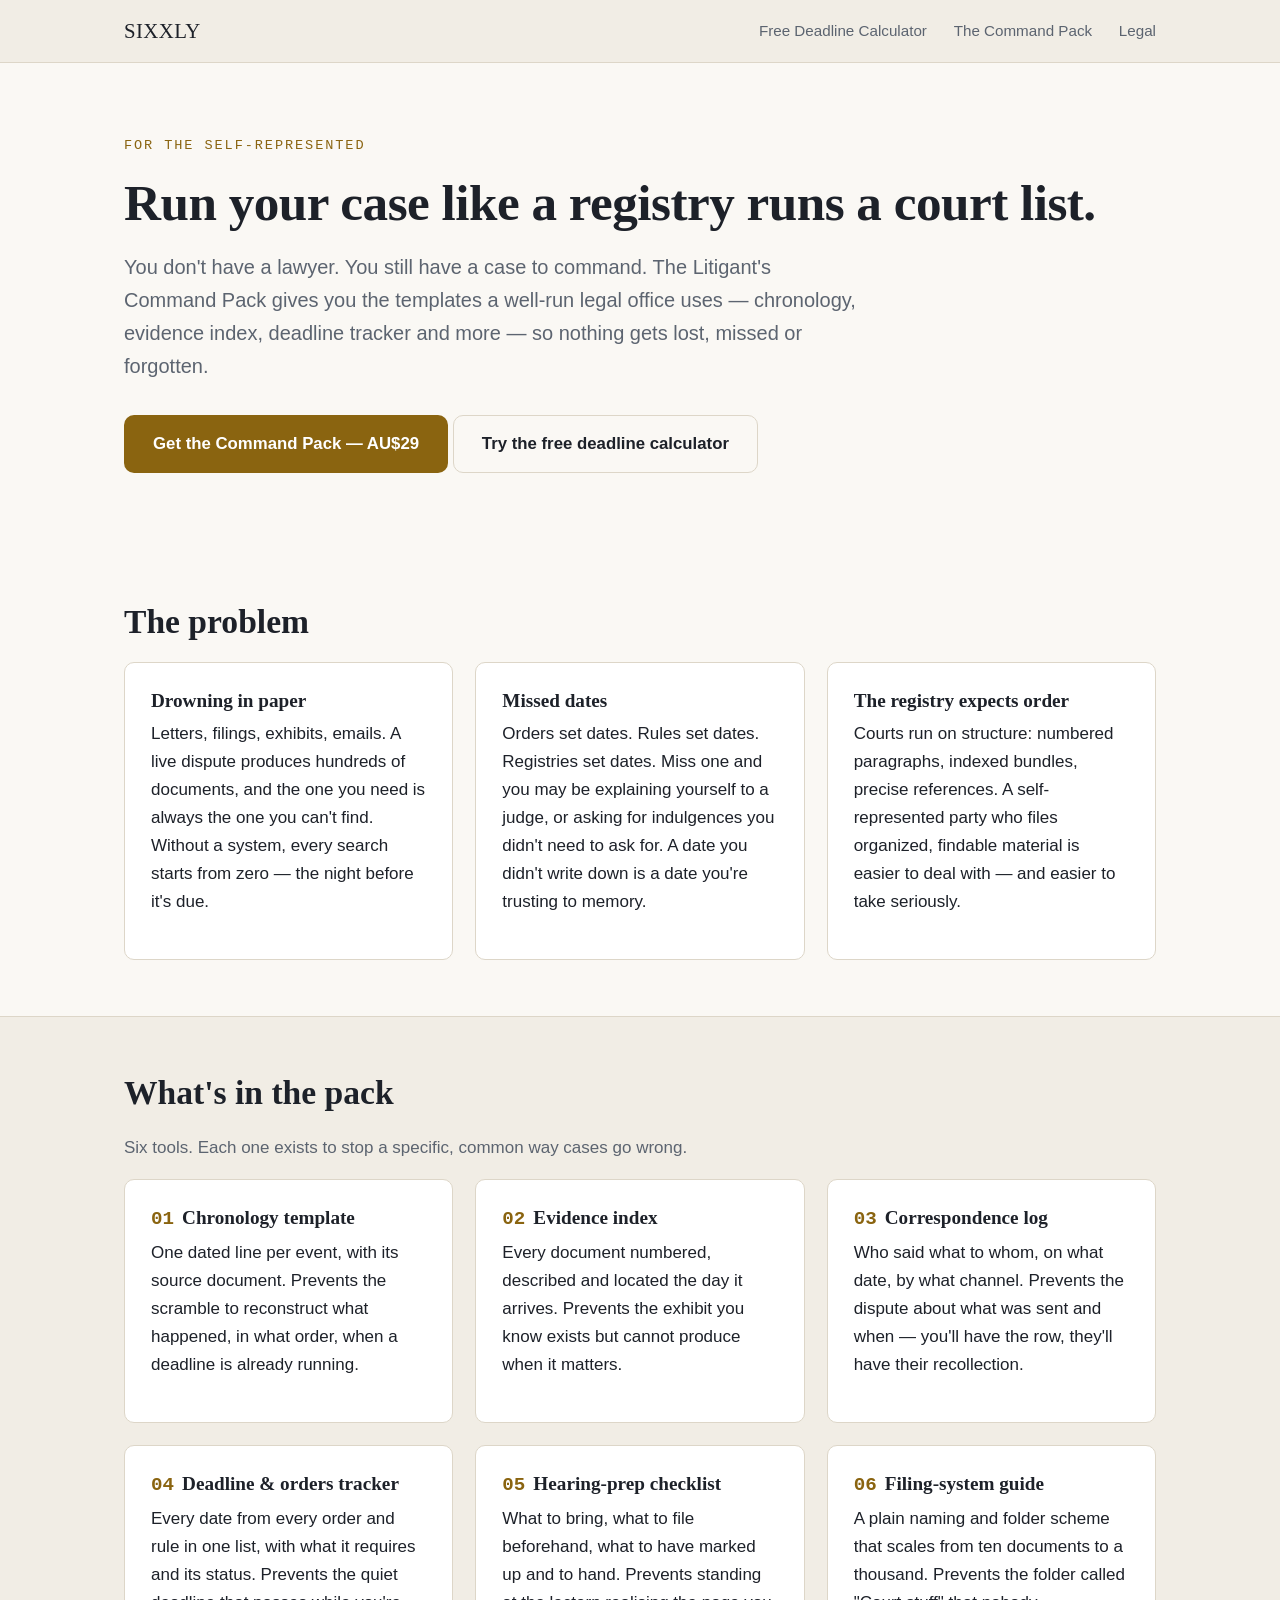
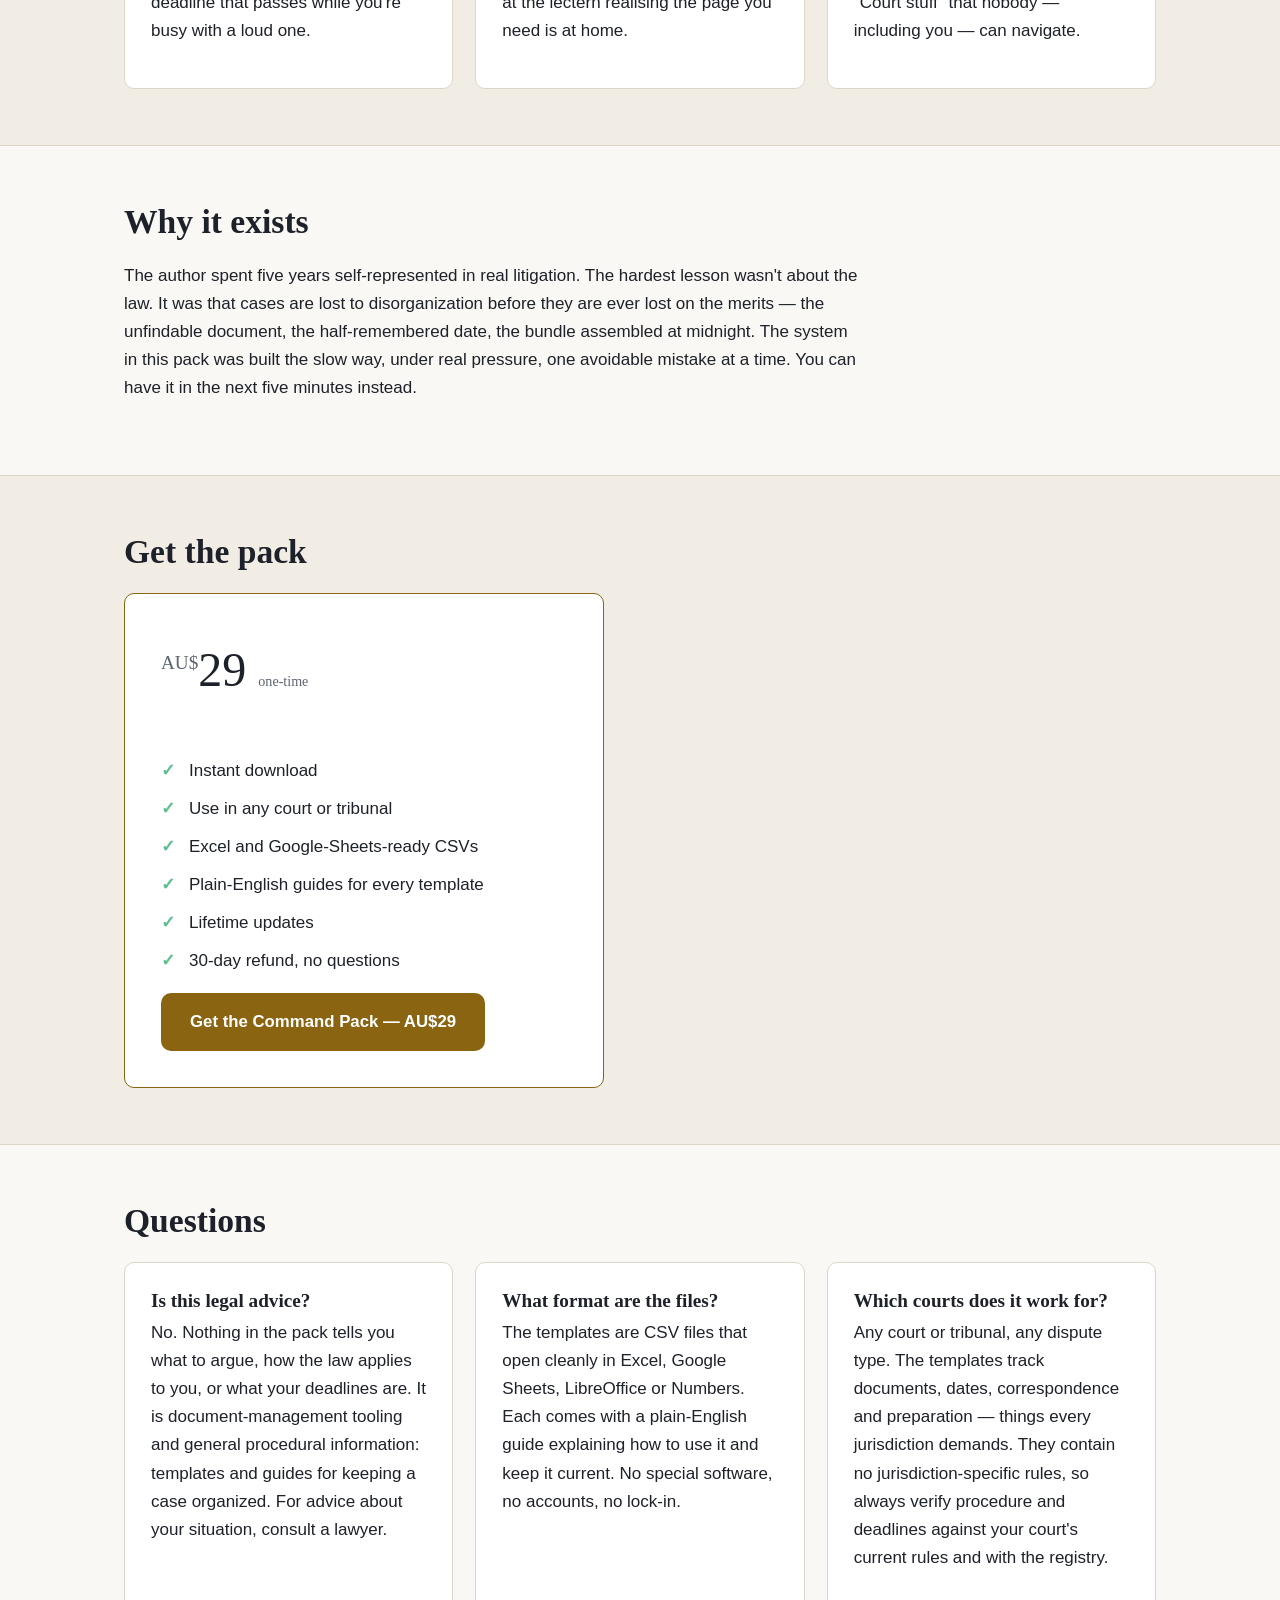
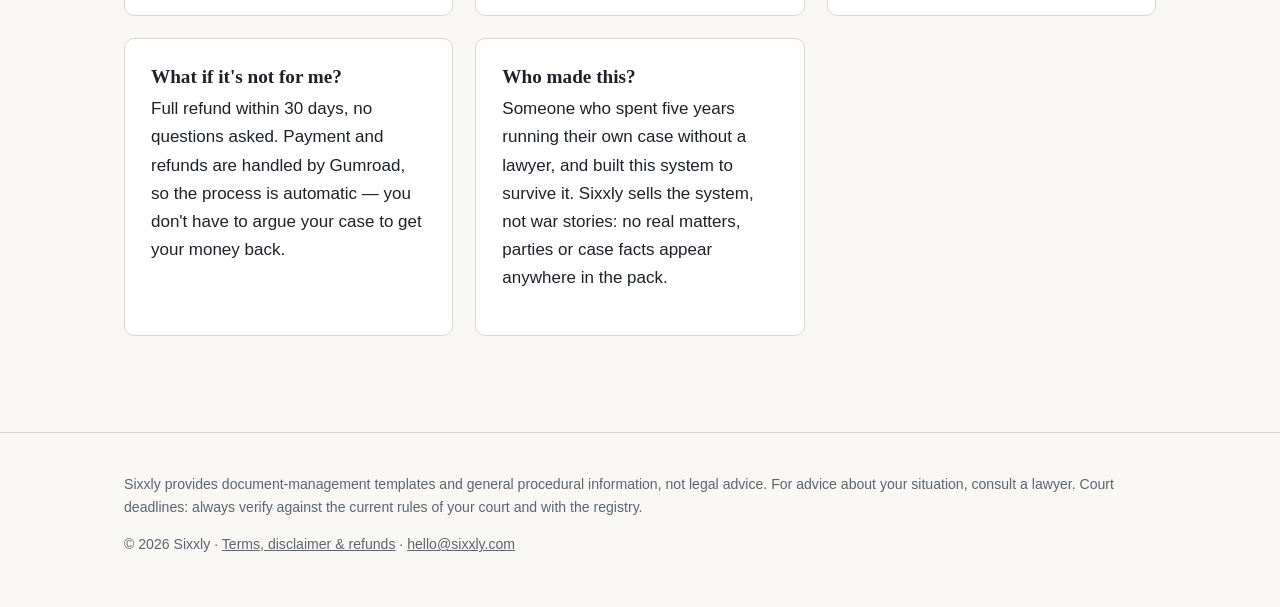
<file: index.html>
<!DOCTYPE html>
<html lang="en">
<head>
<meta charset="utf-8">
<meta name="viewport" content="width=device-width, initial-scale=1">
<title>Self-Represented Litigant Templates | Litigant's Command Pack</title>
<meta name="description" content="Case-management templates for self-represented litigants: chronology, evidence index, deadline tracker, hearing-prep checklist. AU$29, instant download.">
<link rel="stylesheet" href="assets/style.css">
</head>
<body>

<header class="site-head"><div class="wrap">
  <a class="brand" href="index.html">SIXXLY</a>
  <nav class="nav">
    <a href="tools/deadline-calculator.html">Free Deadline Calculator</a>
    <a href="index.html#pack">The Command Pack</a>
    <a href="legal.html">Legal</a>
  </nav>
</div></header>

<section class="hero"><div class="wrap">
  <p class="kicker">For the self-represented</p>
  <h1>Run your case like a registry runs a court list.</h1>
  <p class="lead">You don't have a lawyer. You still have a case to command. The Litigant's
  Command Pack gives you the templates a well-run legal office uses — chronology, evidence
  index, deadline tracker and more — so nothing gets lost, missed or forgotten.</p>
  <p class="mt-2">
    <a class="btn btn-primary" href="https://sixxly.gumroad.com/l/command-pack">Get the Command Pack — AU$29</a>
    <a class="btn btn-ghost" href="tools/deadline-calculator.html">Try the free deadline calculator</a>
  </p>
</div></section>

<section><div class="wrap">
  <h2>The problem</h2>
  <div class="grid grid-3">
    <div class="card">
      <h3>Drowning in paper</h3>
      <p>Letters, filings, exhibits, emails. A live dispute produces hundreds of documents,
      and the one you need is always the one you can't find. Without a system, every search
      starts from zero — the night before it's due.</p>
    </div>
    <div class="card">
      <h3>Missed dates</h3>
      <p>Orders set dates. Rules set dates. Registries set dates. Miss one and you may be
      explaining yourself to a judge, or asking for indulgences you didn't need to ask for.
      A date you didn't write down is a date you're trusting to memory.</p>
    </div>
    <div class="card">
      <h3>The registry expects order</h3>
      <p>Courts run on structure: numbered paragraphs, indexed bundles, precise references.
      A self-represented party who files organized, findable material is easier to deal
      with — and easier to take seriously.</p>
    </div>
  </div>
</div></section>

<section class="alt" id="pack"><div class="wrap">
  <h2>What's in the pack</h2>
  <p class="dim">Six tools. Each one exists to stop a specific, common way cases go wrong.</p>
  <div class="grid grid-3">
    <div class="card">
      <h3><span class="num">01</span>Chronology template</h3>
      <p>One dated line per event, with its source document. Prevents the scramble to
      reconstruct what happened, in what order, when a deadline is already running.</p>
    </div>
    <div class="card">
      <h3><span class="num">02</span>Evidence index</h3>
      <p>Every document numbered, described and located the day it arrives. Prevents the
      exhibit you know exists but cannot produce when it matters.</p>
    </div>
    <div class="card">
      <h3><span class="num">03</span>Correspondence log</h3>
      <p>Who said what to whom, on what date, by what channel. Prevents the dispute about
      what was sent and when — you'll have the row, they'll have their recollection.</p>
    </div>
    <div class="card">
      <h3><span class="num">04</span>Deadline &amp; orders tracker</h3>
      <p>Every date from every order and rule in one list, with what it requires and its
      status. Prevents the quiet deadline that passes while you're busy with a loud one.</p>
    </div>
    <div class="card">
      <h3><span class="num">05</span>Hearing-prep checklist</h3>
      <p>What to bring, what to file beforehand, what to have marked up and to hand.
      Prevents standing at the lectern realising the page you need is at home.</p>
    </div>
    <div class="card">
      <h3><span class="num">06</span>Filing-system guide</h3>
      <p>A plain naming and folder scheme that scales from ten documents to a thousand.
      Prevents the folder called "Court stuff" that nobody — including you — can navigate.</p>
    </div>
  </div>
</div></section>

<section><div class="wrap">
  <h2>Why it exists</h2>
  <p style="max-width: 46rem;">The author spent five years self-represented in real
  litigation. The hardest lesson wasn't about the law. It was that cases are lost to
  disorganization before they are ever lost on the merits — the unfindable document, the
  half-remembered date, the bundle assembled at midnight. The system in this pack was built
  the slow way, under real pressure, one avoidable mistake at a time. You can have it in
  the next five minutes instead.</p>
</div></section>

<section class="alt"><div class="wrap">
  <h2>Get the pack</h2>
  <div class="price-box">
    <p class="price"><span class="cur">AU$</span>29 <span class="dim small">one-time</span></p>
    <ul class="ticks">
      <li>Instant download</li>
      <li>Use in any court or tribunal</li>
      <li>Excel and Google-Sheets-ready CSVs</li>
      <li>Plain-English guides for every template</li>
      <li>Lifetime updates</li>
      <li>30-day refund, no questions</li>
    </ul>
    <a class="btn btn-primary" href="https://sixxly.gumroad.com/l/command-pack">Get the Command Pack — AU$29</a>
  </div>
</div></section>

<section><div class="wrap">
  <h2>Questions</h2>
  <div class="grid grid-2">
    <div class="card">
      <h3>Is this legal advice?</h3>
      <p>No. Nothing in the pack tells you what to argue, how the law applies to you, or
      what your deadlines are. It is document-management tooling and general procedural
      information: templates and guides for keeping a case organized. For advice about
      your situation, consult a lawyer.</p>
    </div>
    <div class="card">
      <h3>What format are the files?</h3>
      <p>The templates are CSV files that open cleanly in Excel, Google Sheets, LibreOffice
      or Numbers. Each comes with a plain-English guide explaining how to use it and keep
      it current. No special software, no accounts, no lock-in.</p>
    </div>
    <div class="card">
      <h3>Which courts does it work for?</h3>
      <p>Any court or tribunal, any dispute type. The templates track documents, dates,
      correspondence and preparation — things every jurisdiction demands. They contain no
      jurisdiction-specific rules, so always verify procedure and deadlines against your
      court's current rules and with the registry.</p>
    </div>
    <div class="card">
      <h3>What if it's not for me?</h3>
      <p>Full refund within 30 days, no questions asked. Payment and refunds are handled
      by Gumroad, so the process is automatic — you don't have to argue your case to get
      your money back.</p>
    </div>
    <div class="card">
      <h3>Who made this?</h3>
      <p>Someone who spent five years running their own case without a lawyer, and built
      this system to survive it. Sixxly sells the system, not war
      stories: no real matters, parties or case facts appear anywhere in the pack.</p>
    </div>
  </div>
</div></section>

<footer class="site-foot"><div class="wrap">
  <p>Sixxly provides document-management templates and general procedural information, not
  legal advice. For advice about your situation, consult a lawyer. Court deadlines: always
  verify against the current rules of your court and with the registry.</p>
  <p>© 2026 Sixxly · <a href="legal.html">Terms, disclaimer &amp; refunds</a> ·
  <a href="mailto:hello@sixxly.com">hello@sixxly.com</a></p>
</div></footer>

</body>
</html>
</file>
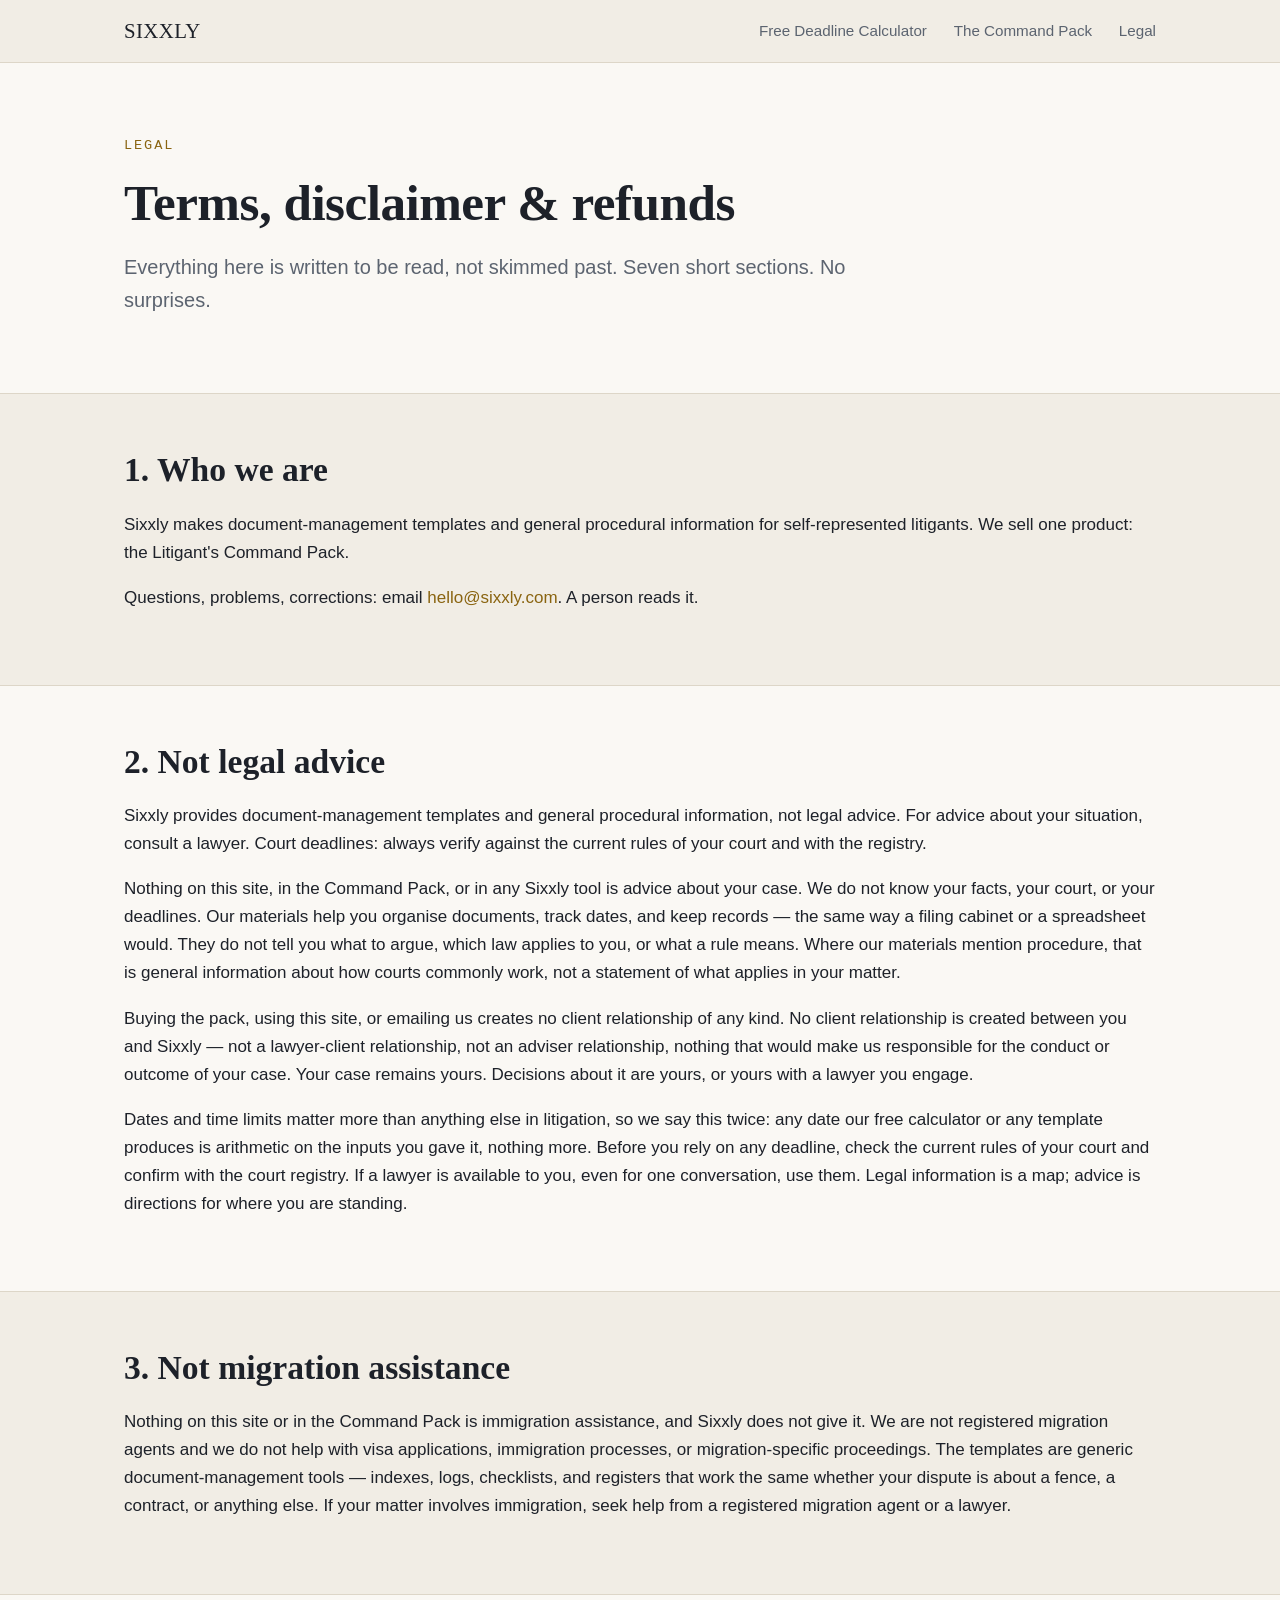
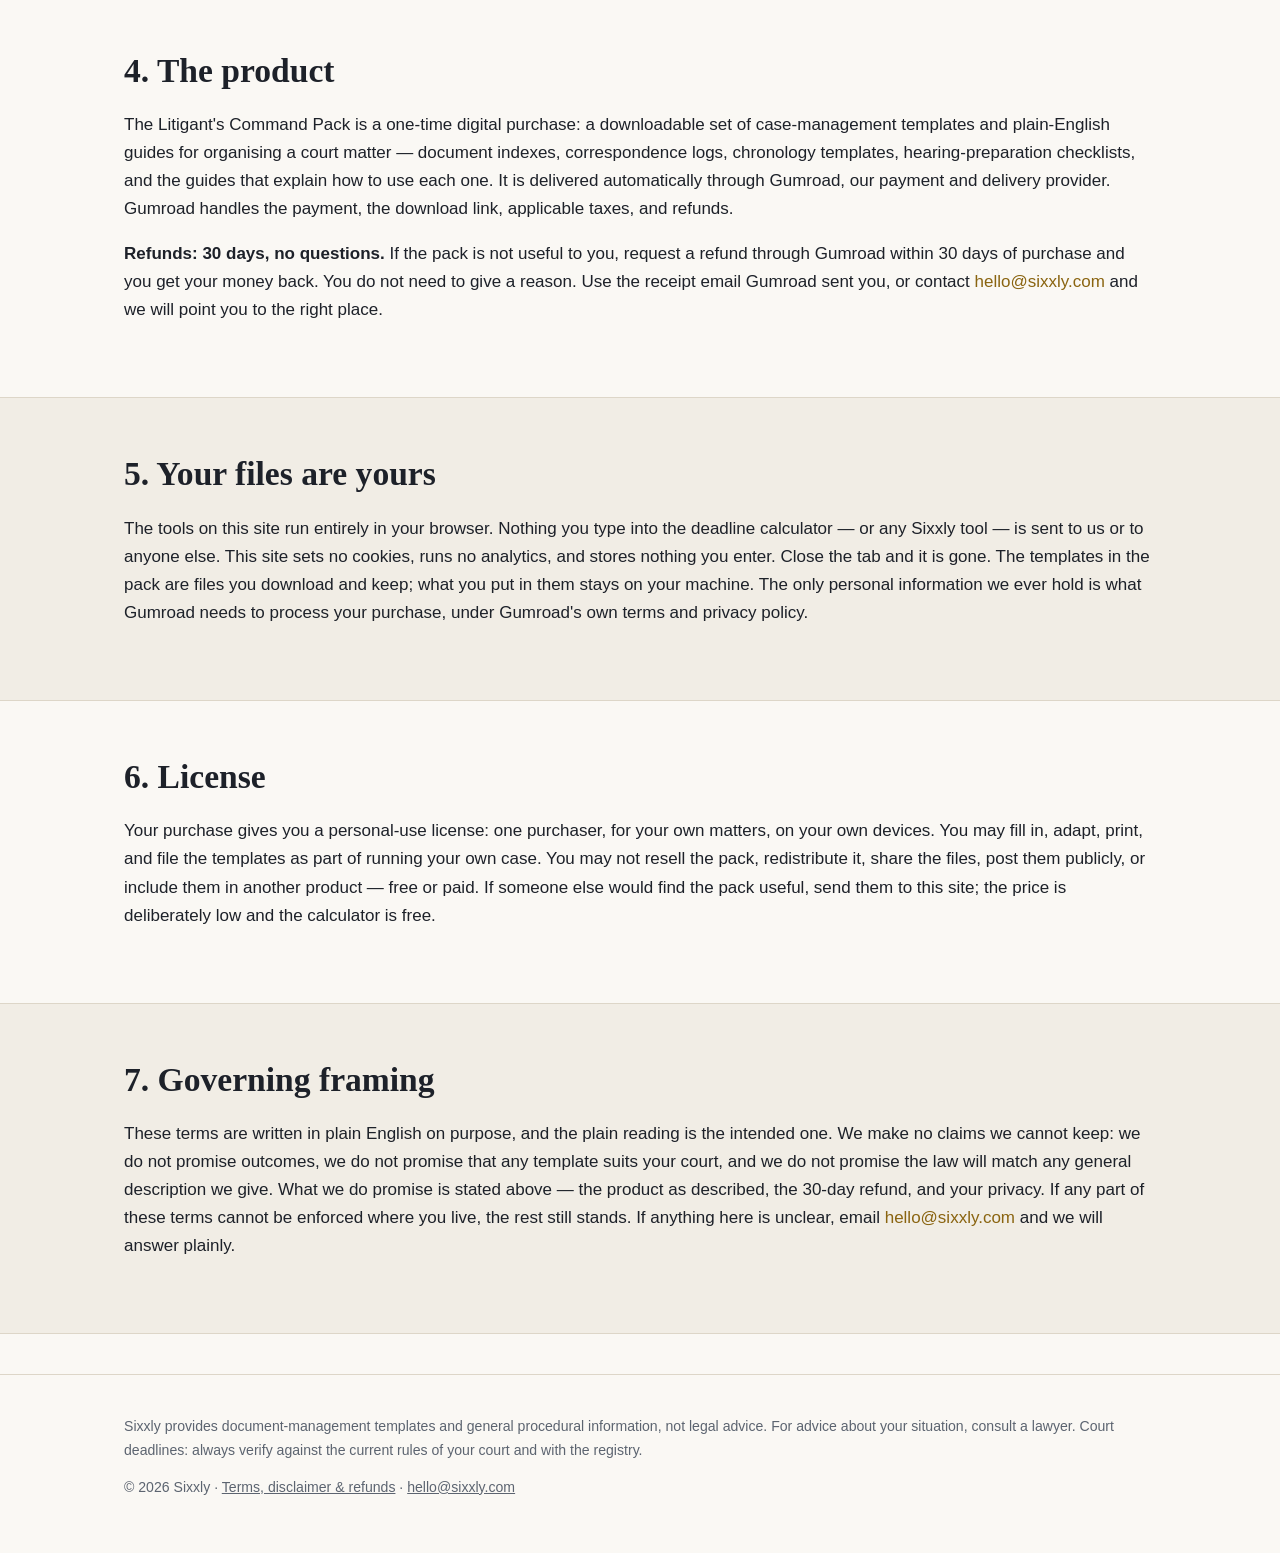
<file: legal.html>
<!DOCTYPE html>
<html lang="en">
<head>
<meta charset="utf-8">
<meta name="viewport" content="width=device-width, initial-scale=1">
<title>Terms, Disclaimer &amp; Refunds — Sixxly</title>
<meta name="description" content="The plain-English terms for Sixxly and the Litigant's Command Pack: what we provide, what we don't, our 30-day refund policy, your privacy, and your license.">
<link rel="stylesheet" href="assets/style.css">
</head>
<body>

<header class="site-head"><div class="wrap">
  <a class="brand" href="index.html">SIXXLY</a>
  <nav class="nav">
    <a href="tools/deadline-calculator.html">Free Deadline Calculator</a>
    <a href="index.html#pack">The Command Pack</a>
    <a href="legal.html">Legal</a>
  </nav>
</div></header>

<main>

<section class="hero"><div class="wrap">
  <p class="kicker">Legal</p>
  <h1>Terms, disclaimer &amp; refunds</h1>
  <p class="lead">Everything here is written to be read, not skimmed past. Seven short sections. No surprises.</p>
</div></section>

<section class="alt"><div class="wrap">
  <h2>1. Who we are</h2>
  <p>Sixxly makes document-management templates and general procedural information for
  self-represented litigants. We sell one product: the Litigant's Command Pack.</p>
  <p>Questions, problems, corrections: email
  <a href="mailto:hello@sixxly.com">hello@sixxly.com</a>. A person reads it.</p>
</div></section>

<section><div class="wrap">
  <h2>2. Not legal advice</h2>
  <p>Sixxly provides document-management templates and general procedural information, not
  legal advice. For advice about your situation, consult a lawyer. Court deadlines: always
  verify against the current rules of your court and with the registry.</p>
  <p>Nothing on this site, in the Command Pack, or in any Sixxly tool is advice about your
  case. We do not know your facts, your court, or your deadlines. Our materials help you
  organise documents, track dates, and keep records — the same way a filing cabinet or a
  spreadsheet would. They do not tell you what to argue, which law applies to you, or what
  a rule means. Where our materials mention procedure, that is general information about how
  courts commonly work, not a statement of what applies in your matter.</p>
  <p>Buying the pack, using this site, or emailing us creates no client relationship of any
  kind. No client relationship is created between you and Sixxly — not a lawyer-client
  relationship, not an adviser relationship, nothing that would make us responsible for the
  conduct or outcome of your case. Your case remains yours. Decisions about it are yours,
  or yours with a lawyer you engage.</p>
  <p>Dates and time limits matter more than anything else in litigation, so we say this
  twice: any date our free calculator or any template produces is arithmetic on the inputs
  you gave it, nothing more. Before you rely on any deadline, check the current rules of
  your court and confirm with the court registry. If a lawyer is available to you, even for
  one conversation, use them. Legal information is a map; advice is directions for where
  you are standing.</p>
</div></section>

<section class="alt"><div class="wrap">
  <h2>3. Not migration assistance</h2>
  <p>Nothing on this site or in the Command Pack is immigration assistance, and Sixxly does
  not give it. We are not registered migration agents and we do not help with visa
  applications, immigration processes, or migration-specific proceedings. The templates are
  generic document-management tools — indexes, logs, checklists, and registers that work the
  same whether your dispute is about a fence, a contract, or anything else. If your matter
  involves immigration, seek help from a registered migration agent or a lawyer.</p>
</div></section>

<section><div class="wrap">
  <h2>4. The product</h2>
  <p>The Litigant's Command Pack is a one-time digital purchase: a downloadable set of
  case-management templates and plain-English guides for organising a court matter —
  document indexes, correspondence logs, chronology templates, hearing-preparation
  checklists, and the guides that explain how to use each one. It is delivered
  automatically through Gumroad, our payment and delivery provider. Gumroad handles the
  payment, the download link, applicable taxes, and refunds.</p>
  <p><strong>Refunds: 30 days, no questions.</strong> If the pack is not useful to you,
  request a refund through Gumroad within 30 days of purchase and you get your money back.
  You do not need to give a reason. Use the receipt email Gumroad sent you, or contact
  <a href="mailto:hello@sixxly.com">hello@sixxly.com</a> and we will point you to the right place.</p>
</div></section>

<section class="alt"><div class="wrap">
  <h2>5. Your files are yours</h2>
  <p>The tools on this site run entirely in your browser. Nothing you type into the deadline
  calculator — or any Sixxly tool — is sent to us or to anyone else. This site sets no
  cookies, runs no analytics, and stores nothing you enter. Close the tab and it is gone.
  The templates in the pack are files you download and keep; what you put in them stays on
  your machine. The only personal information we ever hold is what Gumroad needs to process
  your purchase, under Gumroad's own terms and privacy policy.</p>
</div></section>

<section><div class="wrap">
  <h2>6. License</h2>
  <p>Your purchase gives you a personal-use license: one purchaser, for your own matters,
  on your own devices. You may fill in, adapt, print, and file the templates as part of
  running your own case. You may not resell the pack, redistribute it, share the files,
  post them publicly, or include them in another product — free or paid. If someone else
  would find the pack useful, send them to this site; the price is deliberately low and
  the calculator is free.</p>
</div></section>

<section class="alt"><div class="wrap">
  <h2>7. Governing framing</h2>
  <p>These terms are written in plain English on purpose, and the plain reading is the
  intended one. We make no claims we cannot keep: we do not promise outcomes, we do not
  promise that any template suits your court, and we do not promise the law will match any
  general description we give. What we do promise is stated above — the product as
  described, the 30-day refund, and your privacy. If any part of these terms cannot be
  enforced where you live, the rest still stands. If anything here is unclear, email
  <a href="mailto:hello@sixxly.com">hello@sixxly.com</a> and we will answer plainly.</p>
</div></section>

</main>

<footer class="site-foot"><div class="wrap">
  <p>Sixxly provides document-management templates and general procedural information, not
  legal advice. For advice about your situation, consult a lawyer. Court deadlines: always
  verify against the current rules of your court and with the registry.</p>
  <p>© 2026 Sixxly · <a href="legal.html">Terms, disclaimer &amp; refunds</a> ·
  <a href="mailto:hello@sixxly.com">hello@sixxly.com</a></p>
</div></footer>

</body>
</html>
</file>
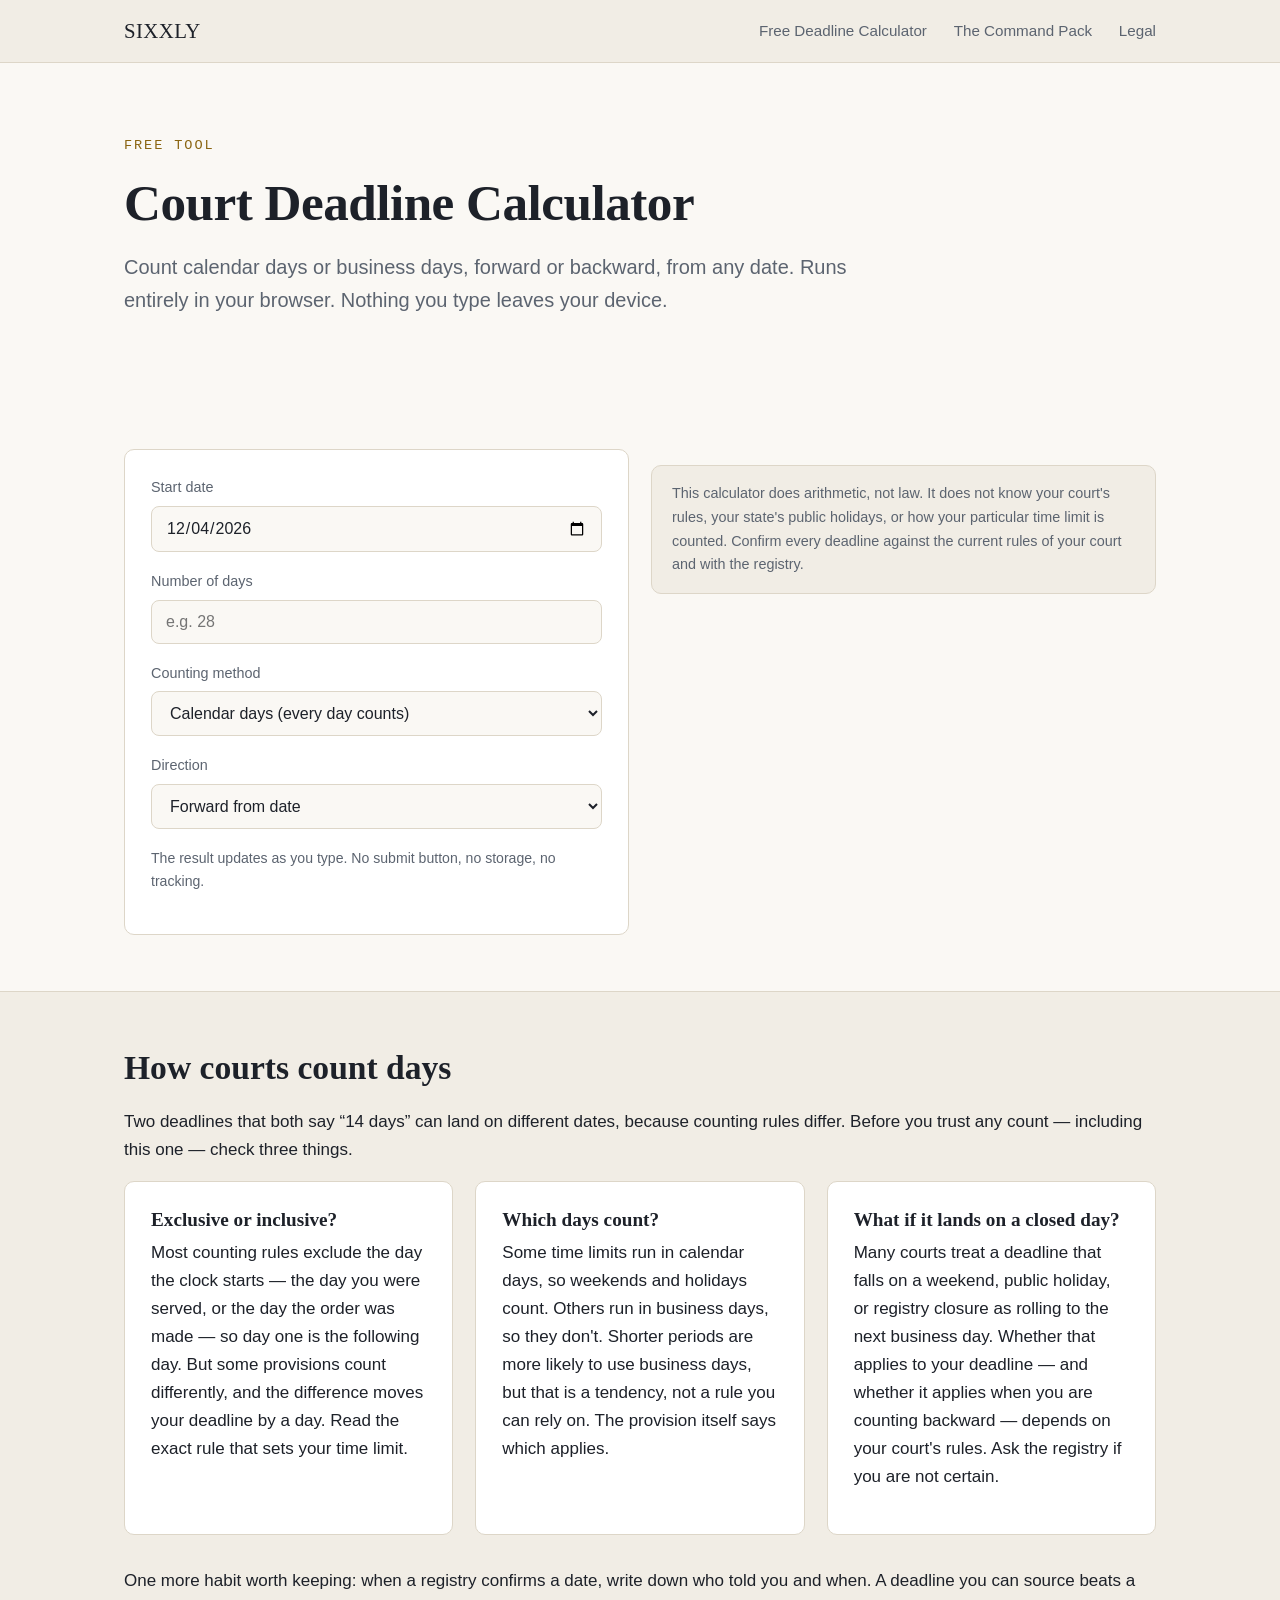
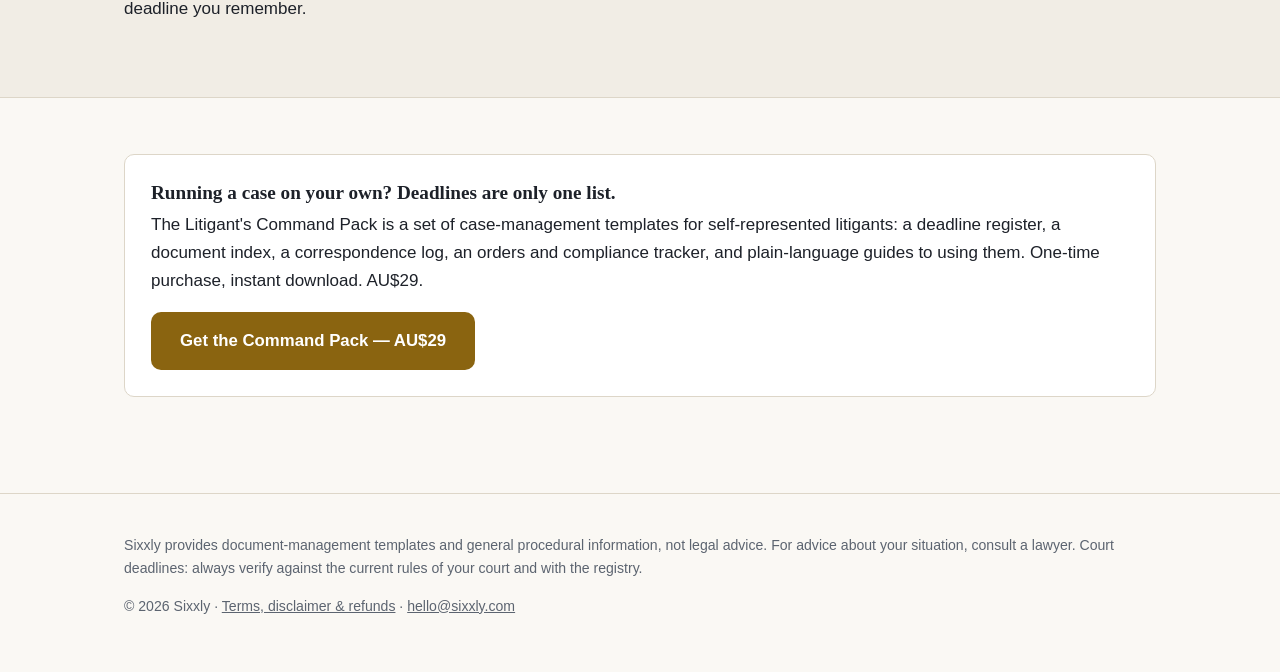
<file: tools/deadline-calculator.html>
<!DOCTYPE html>
<html lang="en">
<head>
<meta charset="utf-8">
<meta name="viewport" content="width=device-width, initial-scale=1">
<title>Court Deadline Calculator — Free Calendar &amp; Business Day Counter | Sixxly</title>
<meta name="description" content="Free court deadline calculator. Count calendar days or business days forward or backward from any date, instantly, in your browser. No sign-up, no data leaves your device. Always verify the result against your court's rules.">
<link rel="stylesheet" href="../assets/style.css">
</head>
<body>

<header class="site-head"><div class="wrap">
  <a class="brand" href="../index.html">SIXXLY</a>
  <nav class="nav">
    <a href="deadline-calculator.html">Free Deadline Calculator</a>
    <a href="../index.html#pack">The Command Pack</a>
    <a href="../legal.html">Legal</a>
  </nav>
</div></header>

<section class="hero"><div class="wrap">
  <p class="kicker">Free tool</p>
  <h1>Court Deadline Calculator</h1>
  <p class="lead">Count calendar days or business days, forward or backward, from any date.
  Runs entirely in your browser. Nothing you type leaves your device.</p>
</div></section>

<section><div class="wrap">
  <div class="grid grid-2">
    <div class="card">
      <div class="field">
        <label for="start-date">Start date</label>
        <input type="date" id="start-date">
      </div>
      <div class="field">
        <label for="num-days">Number of days</label>
        <input type="number" id="num-days" min="0" max="3650" step="1" placeholder="e.g. 28">
      </div>
      <div class="field">
        <label for="count-method">Counting method</label>
        <select id="count-method">
          <option value="calendar">Calendar days (every day counts)</option>
          <option value="business">Business days (Mon–Fri only)</option>
        </select>
      </div>
      <div class="field">
        <label for="direction">Direction</label>
        <select id="direction">
          <option value="forward">Forward from date</option>
          <option value="backward">Backward from date</option>
        </select>
      </div>
      <p class="small dim">The result updates as you type. No submit button, no storage, no
      tracking.</p>
    </div>

    <div>
      <div class="result-panel" id="result-panel" hidden>
        <p class="dim small" style="margin-bottom:6px;">Result</p>
        <p class="big" id="result-date"></p>
        <p id="result-sentence" style="margin-top:10px;"></p>
        <p class="small" id="weekend-note" hidden><strong>Lands on a weekend.</strong> Many
        courts roll a deadline that falls on a non-business day forward to the next business
        day — but not all do, and not in every situation. Verify with your registry.</p>
        <p class="small dim" style="margin-bottom:0;">This tool does not know public holidays,
        so a result can land on one without warning. Tip: check the official public holiday
        list published by the relevant state or territory government before you rely on a date.</p>
      </div>
      <div class="notice mt-1">
        This calculator does arithmetic, not law. It does not know your court's rules, your
        state's public holidays, or how your particular time limit is counted. Confirm every
        deadline against the current rules of your court and with the registry.
      </div>
    </div>
  </div>
</div></section>

<section class="alt"><div class="wrap">
  <h2>How courts count days</h2>
  <p>Two deadlines that both say “14 days” can land on different dates, because counting
  rules differ. Before you trust any count — including this one — check three things.</p>
  <div class="grid grid-3 mt-1">
    <div class="card">
      <h3>Exclusive or inclusive?</h3>
      <p>Most counting rules exclude the day the clock starts — the day you were served, or
      the day the order was made — so day one is the following day. But some provisions count
      differently, and the difference moves your deadline by a day. Read the exact rule that
      sets your time limit.</p>
    </div>
    <div class="card">
      <h3>Which days count?</h3>
      <p>Some time limits run in calendar days, so weekends and holidays count. Others run in
      business days, so they don't. Shorter periods are more likely to use business days, but
      that is a tendency, not a rule you can rely on. The provision itself says which applies.</p>
    </div>
    <div class="card">
      <h3>What if it lands on a closed day?</h3>
      <p>Many courts treat a deadline that falls on a weekend, public holiday, or registry
      closure as rolling to the next business day. Whether that applies to your deadline — and
      whether it applies when you are counting backward — depends on your court's rules. Ask
      the registry if you are not certain.</p>
    </div>
  </div>
  <p class="mt-2">One more habit worth keeping: when a registry confirms a date, write down
  who told you and when. A deadline you can source beats a deadline you remember.</p>
</div></section>

<section><div class="wrap">
  <div class="card">
    <h3>Running a case on your own? Deadlines are only one list.</h3>
    <p>The Litigant's Command Pack is a set of case-management templates for self-represented
    litigants: a deadline register, a document index, a correspondence log, an orders and
    compliance tracker, and plain-language guides to using them. One-time purchase, instant
    download. AU$29.</p>
    <p style="margin-bottom:0;"><a class="btn btn-primary" href="https://sixxly.gumroad.com/l/command-pack">Get the Command Pack — AU$29</a></p>
  </div>
</div></section>

<footer class="site-foot"><div class="wrap">
  <p>Sixxly provides document-management templates and general procedural information, not
  legal advice. For advice about your situation, consult a lawyer. Court deadlines: always
  verify against the current rules of your court and with the registry.</p>
  <p>© 2026 Sixxly · <a href="../legal.html">Terms, disclaimer &amp; refunds</a> ·
  <a href="mailto:hello@sixxly.com">hello@sixxly.com</a></p>
</div></footer>

<script>
(function () {
  'use strict';

  var startInput  = document.getElementById('start-date');
  var daysInput   = document.getElementById('num-days');
  var methodSel   = document.getElementById('count-method');
  var directSel   = document.getElementById('direction');
  var panel       = document.getElementById('result-panel');
  var outDate     = document.getElementById('result-date');
  var outSentence = document.getElementById('result-sentence');
  var weekendNote = document.getElementById('weekend-note');

  var WEEKDAYS = ['Sunday','Monday','Tuesday','Wednesday','Thursday','Friday','Saturday'];
  var MONTHS = ['January','February','March','April','May','June',
                'July','August','September','October','November','December'];

  function pad2(n) { return (n < 10 ? '0' : '') + n; }

  // Default the start date to today (local time).
  (function setToday() {
    var now = new Date();
    startInput.value = now.getFullYear() + '-' + pad2(now.getMonth() + 1) + '-' + pad2(now.getDate());
  })();

  // Parse "YYYY-MM-DD" as a local date, avoiding the UTC shift of new Date(string).
  function parseLocalDate(value) {
    var m = /^(\d{4})-(\d{2})-(\d{2})$/.exec(value);
    if (!m) return null;
    var d = new Date(+m[1], +m[2] - 1, +m[3]);
    // Reject impossible dates the Date object would silently roll over.
    if (d.getFullYear() !== +m[1] || d.getMonth() !== +m[2] - 1 || d.getDate() !== +m[3]) return null;
    return d;
  }

  function formatLong(d) {
    return WEEKDAYS[d.getDay()] + ', ' + d.getDate() + ' ' + MONTHS[d.getMonth()] + ' ' + d.getFullYear();
  }

  function isBusinessDay(d) {
    var dow = d.getDay();
    return dow !== 0 && dow !== 6;
  }

  // setDate arithmetic handles month and year boundaries correctly:
  // e.g. 31 Dec + 1 day -> 1 Jan of the next year.
  function addCalendarDays(start, n, sign) {
    var d = new Date(start.getFullYear(), start.getMonth(), start.getDate());
    d.setDate(d.getDate() + sign * n);
    return d;
  }

  // Step one day at a time; count only Mon-Fri days landed on.
  function addBusinessDays(start, n, sign) {
    var d = new Date(start.getFullYear(), start.getMonth(), start.getDate());
    var counted = 0;
    while (counted < n) {
      d.setDate(d.getDate() + sign);
      if (isBusinessDay(d)) counted++;
    }
    return d;
  }

  function recalc() {
    var start = parseLocalDate(startInput.value);
    var raw = daysInput.value;
    var n = parseInt(raw, 10);

    if (!start || raw === '' || isNaN(n) || n < 0 || n > 3650 || String(n) !== String(raw).trim()) {
      panel.hidden = true;
      return;
    }

    var method = methodSel.value;                     // 'calendar' | 'business'
    var sign = directSel.value === 'backward' ? -1 : 1;
    var result = (method === 'business')
      ? addBusinessDays(start, n, sign)
      : addCalendarDays(start, n, sign);

    outDate.textContent = formatLong(result);

    var unit = (method === 'business') ? 'business day' : 'calendar day';
    var linkWord = (sign === 1) ? 'from' : 'before';
    outSentence.textContent = n + ' ' + unit + (n === 1 ? '' : 's') + ' ' + linkWord + ' ' +
      formatLong(start) + '.';

    weekendNote.hidden = !(method === 'calendar' && !isBusinessDay(result));

    panel.hidden = false;
  }

  startInput.addEventListener('input', recalc);
  daysInput.addEventListener('input', recalc);
  methodSel.addEventListener('change', recalc);
  directSel.addEventListener('change', recalc);

  recalc();
})();
</script>

</body>
</html>
</file>
<file: assets/style.css>
/* Sixxly — Litigant's Command Pack design system
   One stylesheet, every page. Dark-first, serious, credible. */

:root {
  --bg: #0e1116;
  --bg-raise: #171c24;
  --bg-card: #1c2330;
  --ink: #e8ebf0;
  --ink-dim: #9aa4b2;
  --accent: #e8b64c;      /* brass — legal, serious, not startup-blue */
  --accent-ink: #14100a;
  --line: #2a3342;
  --good: #58c08a;
  --bad: #e06c6c;
  --max-w: 1080px;
  --radius: 10px;
  --font-head: Georgia, 'Times New Roman', serif;
  --font-body: -apple-system, 'Segoe UI', Roboto, Helvetica, Arial, sans-serif;
  --font-mono: Consolas, 'SF Mono', Menlo, monospace;
}
@media (prefers-color-scheme: light) {
  :root {
    --bg: #faf8f4; --bg-raise: #f1ede5; --bg-card: #ffffff;
    --ink: #1d2129; --ink-dim: #5c6470; --accent: #8a6410;
    --accent-ink: #ffffff; --line: #ddd6c8;
  }
}

* { margin: 0; padding: 0; box-sizing: border-box; }
html { scroll-behavior: smooth; }
body {
  background: var(--bg); color: var(--ink);
  font-family: var(--font-body); line-height: 1.65; font-size: 17px;
}
.wrap { max-width: var(--max-w); margin: 0 auto; padding: 0 24px; }

h1, h2, h3 { font-family: var(--font-head); font-weight: 600; line-height: 1.2; }
h1 { font-size: clamp(2rem, 5vw, 3.2rem); letter-spacing: -0.01em; }
h2 { font-size: clamp(1.5rem, 3.5vw, 2.1rem); margin-bottom: 0.6em; }
h3 { font-size: 1.2rem; margin-bottom: 0.4em; }
p  { margin-bottom: 1em; }
a  { color: var(--accent); text-decoration: none; }
a:hover { text-decoration: underline; }
.dim { color: var(--ink-dim); }
.small { font-size: 0.88rem; }

/* header / nav */
.site-head { border-bottom: 1px solid var(--line); background: var(--bg-raise); }
.site-head .wrap { display: flex; align-items: center; justify-content: space-between; padding: 14px 24px; }
.brand { font-family: var(--font-head); font-size: 1.3rem; color: var(--ink); letter-spacing: 0.02em; }
.brand:hover { text-decoration: none; }
.nav a { color: var(--ink-dim); margin-left: 22px; font-size: 0.95rem; }
.nav a:hover { color: var(--ink); text-decoration: none; }

/* hero */
.hero { padding: 72px 0 56px; text-align: left; }
.hero .kicker { color: var(--accent); font-family: var(--font-mono); font-size: 0.85rem;
  text-transform: uppercase; letter-spacing: 0.14em; margin-bottom: 14px; }
.hero p.lead { font-size: 1.25rem; color: var(--ink-dim); max-width: 46rem; margin-top: 18px; }

/* buttons */
.btn { display: inline-block; padding: 14px 28px; border-radius: var(--radius);
  font-weight: 600; font-size: 1.05rem; border: 1px solid transparent; cursor: pointer; }
.btn-primary { background: var(--accent); color: var(--accent-ink); }
.btn-primary:hover { filter: brightness(1.08); text-decoration: none; }
.btn-ghost { border-color: var(--line); color: var(--ink); }
.btn-ghost:hover { border-color: var(--accent); text-decoration: none; }

/* sections & cards */
section { padding: 56px 0; }
section.alt { background: var(--bg-raise); border-top: 1px solid var(--line); border-bottom: 1px solid var(--line); }
.grid { display: grid; gap: 22px; }
.grid-3 { grid-template-columns: repeat(auto-fit, minmax(260px, 1fr)); }
.grid-2 { grid-template-columns: repeat(auto-fit, minmax(320px, 1fr)); }
.card { background: var(--bg-card); border: 1px solid var(--line);
  border-radius: var(--radius); padding: 26px; }
.card h3 .num { color: var(--accent); font-family: var(--font-mono); margin-right: 8px; }

/* price block */
.price-box { background: var(--bg-card); border: 1px solid var(--accent);
  border-radius: var(--radius); padding: 36px; max-width: 30rem; }
.price { font-family: var(--font-head); font-size: 3rem; }
.price .cur { font-size: 1.2rem; vertical-align: super; color: var(--ink-dim); }
ul.ticks { list-style: none; margin: 18px 0; }
ul.ticks li { padding-left: 28px; position: relative; margin-bottom: 10px; }
ul.ticks li::before { content: '✓'; position: absolute; left: 0; color: var(--good); font-weight: 700; }

/* forms & tool UI */
label { display: block; font-size: 0.9rem; color: var(--ink-dim); margin-bottom: 6px; }
input, select, textarea { width: 100%; padding: 12px 14px; border-radius: 8px;
  border: 1px solid var(--line); background: var(--bg); color: var(--ink);
  font-family: var(--font-body); font-size: 1rem; }
input:focus, select:focus { outline: 2px solid var(--accent); border-color: transparent; }
.field { margin-bottom: 18px; }
.result-panel { background: var(--bg-raise); border: 1px solid var(--line);
  border-left: 4px solid var(--accent); border-radius: var(--radius);
  padding: 24px; margin-top: 24px; }
.result-panel .big { font-size: 1.6rem; font-family: var(--font-head); }

/* tables */
table { width: 100%; border-collapse: collapse; font-size: 0.95rem; }
th, td { text-align: left; padding: 10px 12px; border-bottom: 1px solid var(--line); }
th { color: var(--ink-dim); font-weight: 600; font-size: 0.85rem; text-transform: uppercase; letter-spacing: 0.06em; }
.table-scroll { overflow-x: auto; }

/* footer */
.site-foot { border-top: 1px solid var(--line); padding: 40px 0; margin-top: 40px;
  color: var(--ink-dim); font-size: 0.88rem; }
.site-foot a { color: var(--ink-dim); text-decoration: underline; }

/* utility */
.notice { background: var(--bg-raise); border: 1px solid var(--line);
  border-radius: var(--radius); padding: 16px 20px; font-size: 0.9rem; color: var(--ink-dim); }
.center { text-align: center; }
.mt-1 { margin-top: 16px; } .mt-2 { margin-top: 32px; } .mt-3 { margin-top: 48px; }
</file>
